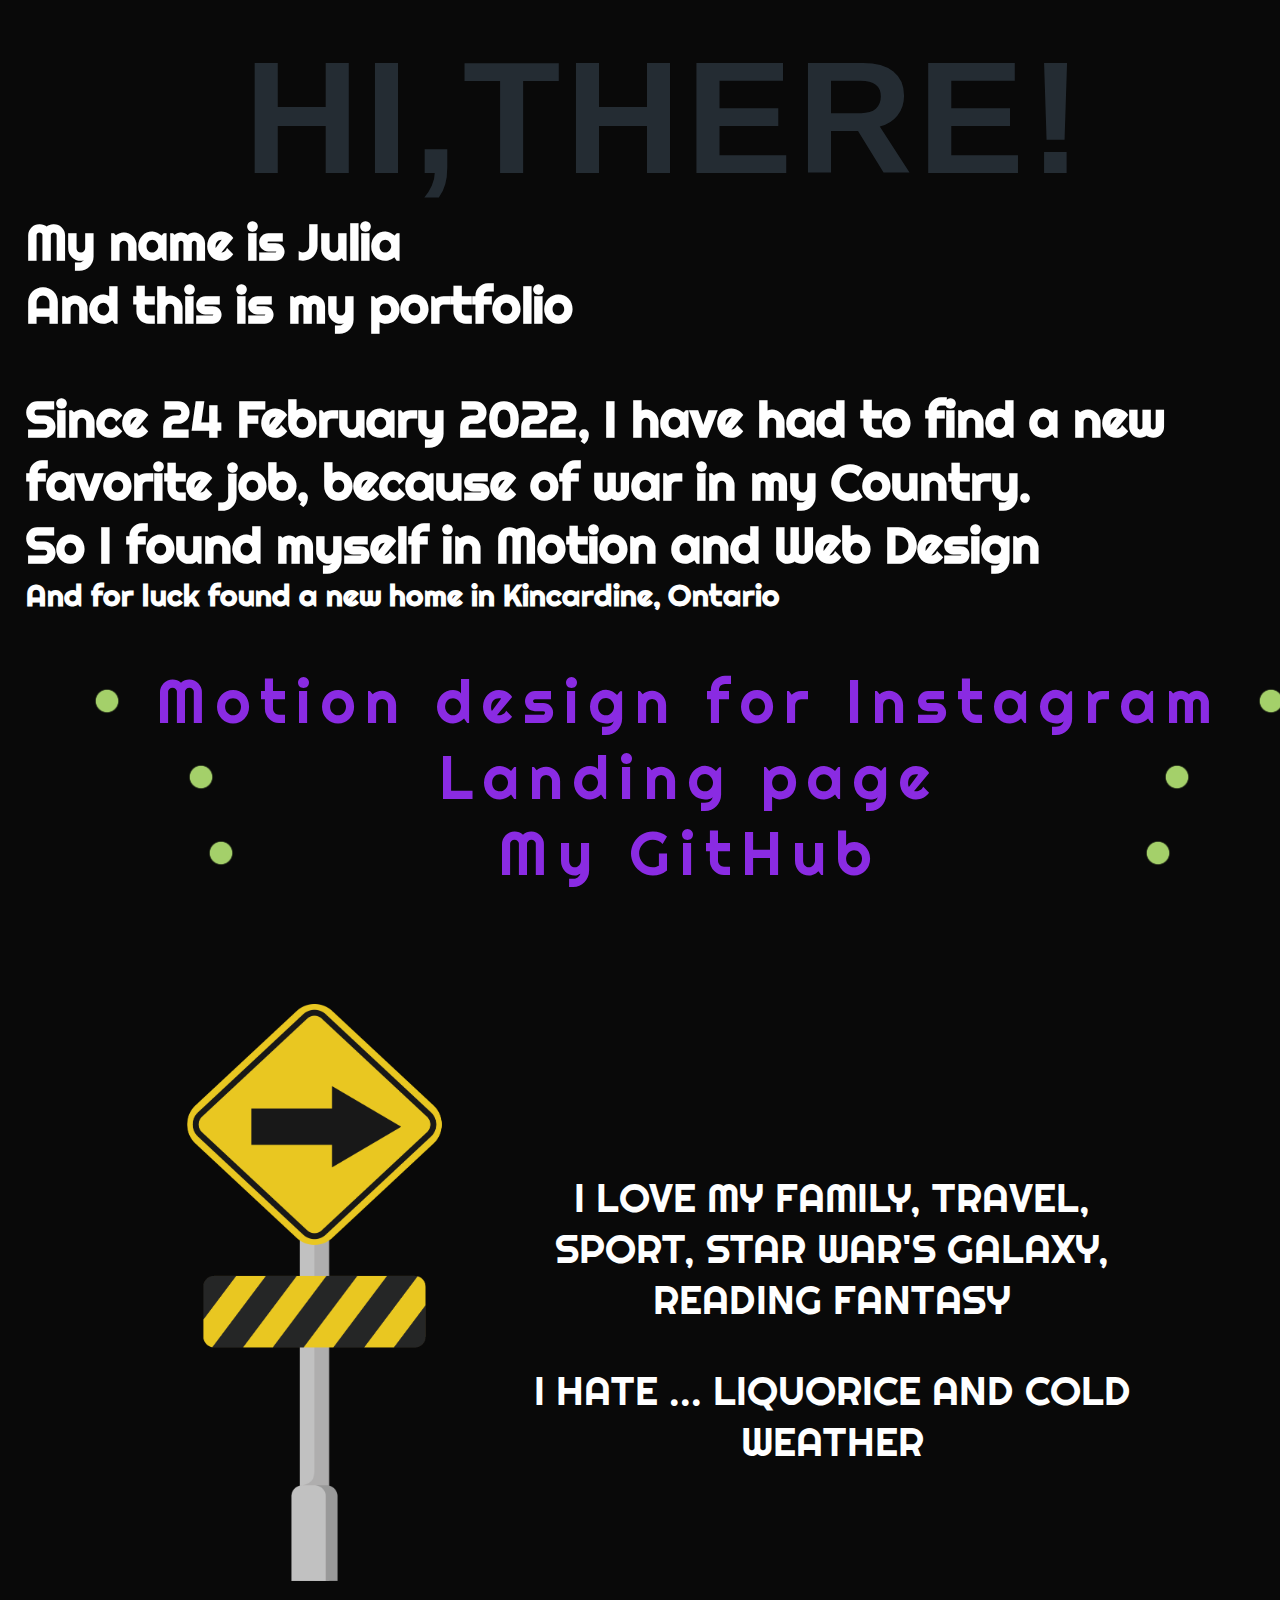
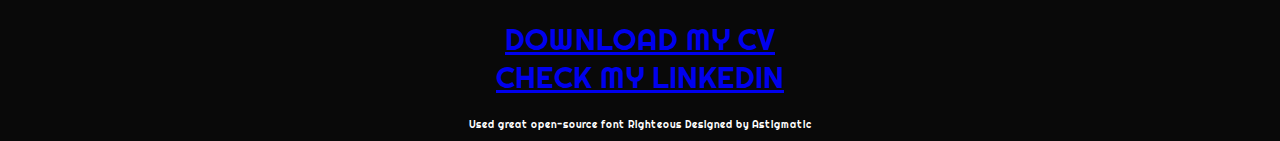
<file: index.html>
<!DOCTYPE html>
<html lang="en">
<head>
    <meta charset="UTF-8">
    <meta http-equiv="X-UA-Compatible" content="IE=edge">
    <meta name="viewport" content="width=device-width, initial-scale=1.0">
    <link rel="stylesheet" href="style.css">
    <link rel="preconnect" href="https://fonts.googleapis.com">
    <link rel="preconnect" href="https://fonts.gstatic.com" crossorigin>
    <link href="https://fonts.googleapis.com/css2?family=Righteous&display=swap" rel="stylesheet">
    <title>CV</title>
</head>
<body>
    <div class="container">
                <header>
            <h1>HI,THERE!</h1>
            <h2>My name is Julia</h2>
            <h2>And this is my portfolio</h2>
        </header>
        <main>
            
            <h2>Since 24 February 2022, I have had to find a new favorite job, because of war in my Country. <br>
                So I found  myself in Motion and Web Design</h2>
                <h3>And for luck found a new home in Kincardine, Ontario</h3>
              <div class="portfolio">
                <div class="point">
                <img class="dot" src="assets/dot_green.png" alt="world"><a class="landing" href="gallery.html" target="_blank"> Motion design for Instagram</a><img class="dot" src="assets/dot_green.png" alt="world">
            </div>
             <div class="point">
                <img class="dot"  src="assets/dot_green.png" alt="world">
                <a class="landing" href="https://lilucorban.github.io/web_manufacture/" target="_blank">Landing page</a>
                <img class="dot"  src="assets/dot_green.png" alt="world">
            </div>
            <div class="point">
                <img class="dot"  src="assets/dot_green.png" alt="world">
                <a class="landing" href="https://github.com/LiluCorban?tab=repositories" target="_blank">My GitHub</a>
                <img class="dot"  src="assets/dot_green.png" alt="world">
            </div>
        </div>

        </main>
        
        <section class="soft-skills">
           <img class="sign" src="assets/sign.png" alt="sign">
           <div class="love-hate">
            <p>I <span>LOVE </span>   MY FAMILY, TRAVEL, SPORT, STAR WAR'S GALAXY, READING FANTASY</p>
            <p>I <span>HATE </span>   ... LIQUORICE AND COLD WEATHER</p>
           </div>
       
        </section>
        <footer>
            <a href="assets/YULIIA HRYHORIEVA_CV.pdf" target="_blank">DOWNLOAD MY CV</a>
            <a href="https://www.linkedin.com/in/yuliia-hryhorieva-4bb4a4251/" target="_blank">CHECK MY LINKEDIN</a>
        
           
        </footer>
        <p>Used great open-source font Righteous
            Designed by Astigmatic</p>
      
    </div>
    
</body>
</html>
</file>
<file: style.css>
body {
    margin: 0;
    color: white;
    font-family: 'Righteous', cursive;
}
.container{
    display: flex;
    /* padding: 3%; */
   flex-direction: column;
   align-items: start;
   background-color: rgb(9, 9, 9);
}
h2 {
    font-size: 50px;
    padding: 0;
    margin: 0;
}
h3 {
    padding: 0;
    font-size: 30px;
    margin: 0;
}
img {
    width: 100px;
}

header{
    width: 100%;
    padding: 2%;
}

header h1{
    margin:0;
    text-align: center;
    font-family: "Impact", sans-serif;
    background: url("https://images.unsplash.com/photo-1514525253161-7a46d19cd819?ixlib=rb-4.0.3&ixid=MnwxMjA3fDB8MHxzZWFyY2h8Nnx8cGFydHl8ZW58MHx8MHx8&w=1000&q=80");
    font-size: 10rem;
    background-clip: text;
    -webkit-background-clip: text;
    -webkit-text-fill-color: #5b728a54;
    animation: move 20s linear infinite;
    letter-spacing: .3rem;
}
@keyframes move {
    from { background-position: 0 80%; }
    to { background-position: 100% 50%; }
}
main{
    display: flex;
    flex-direction: column;
    padding: 2%;
}
main div.portfolio{
    padding: 4%;
    width: 100%;
    display: flex;
    flex-direction: column;
}
main .landing{
    text-decoration: none;
    color: blueviolet;
    font-size: 60px;
    letter-spacing: 10px;
    transition: 0.5s;
}
main .landing:hover{
    letter-spacing: 5px;
}
main .point{
    width: 100%;
    display: flex;
    flex-direction: row;
    justify-content: space-around;
    align-items: center;
}
main img.dot{
    width: 30px;
}
section.soft-skills{
    width: 100%;
    display: flex;
    justify-content: center;
    padding-top: 3%;
    

}
section.soft-skills img.sign{
    width: 30%;
}
section.soft-skills div.love-hate{
    width: 50%;
    font-size: 40px;
    padding-top: 10%;
}
section.soft-skills div.love-hate p{
   font-size: 40px;
}
footer{
    padding-top: 3%;
    width: 100%;
    display: flex;
   align-items: center;
     flex-direction: column;
    font-size: 30px;
    padding-bottom: 1%;
  
}
footer a{
    transition: 0.5s;
}
footer a:hover {
    letter-spacing: 10px;
}
.container p{
    width: 100%;
    text-align: center;
    font-size: 10px;
}
@media (max-width: 900px){
    section.soft-skills img.sign{
        width: 50%;
    }
}
</file>
